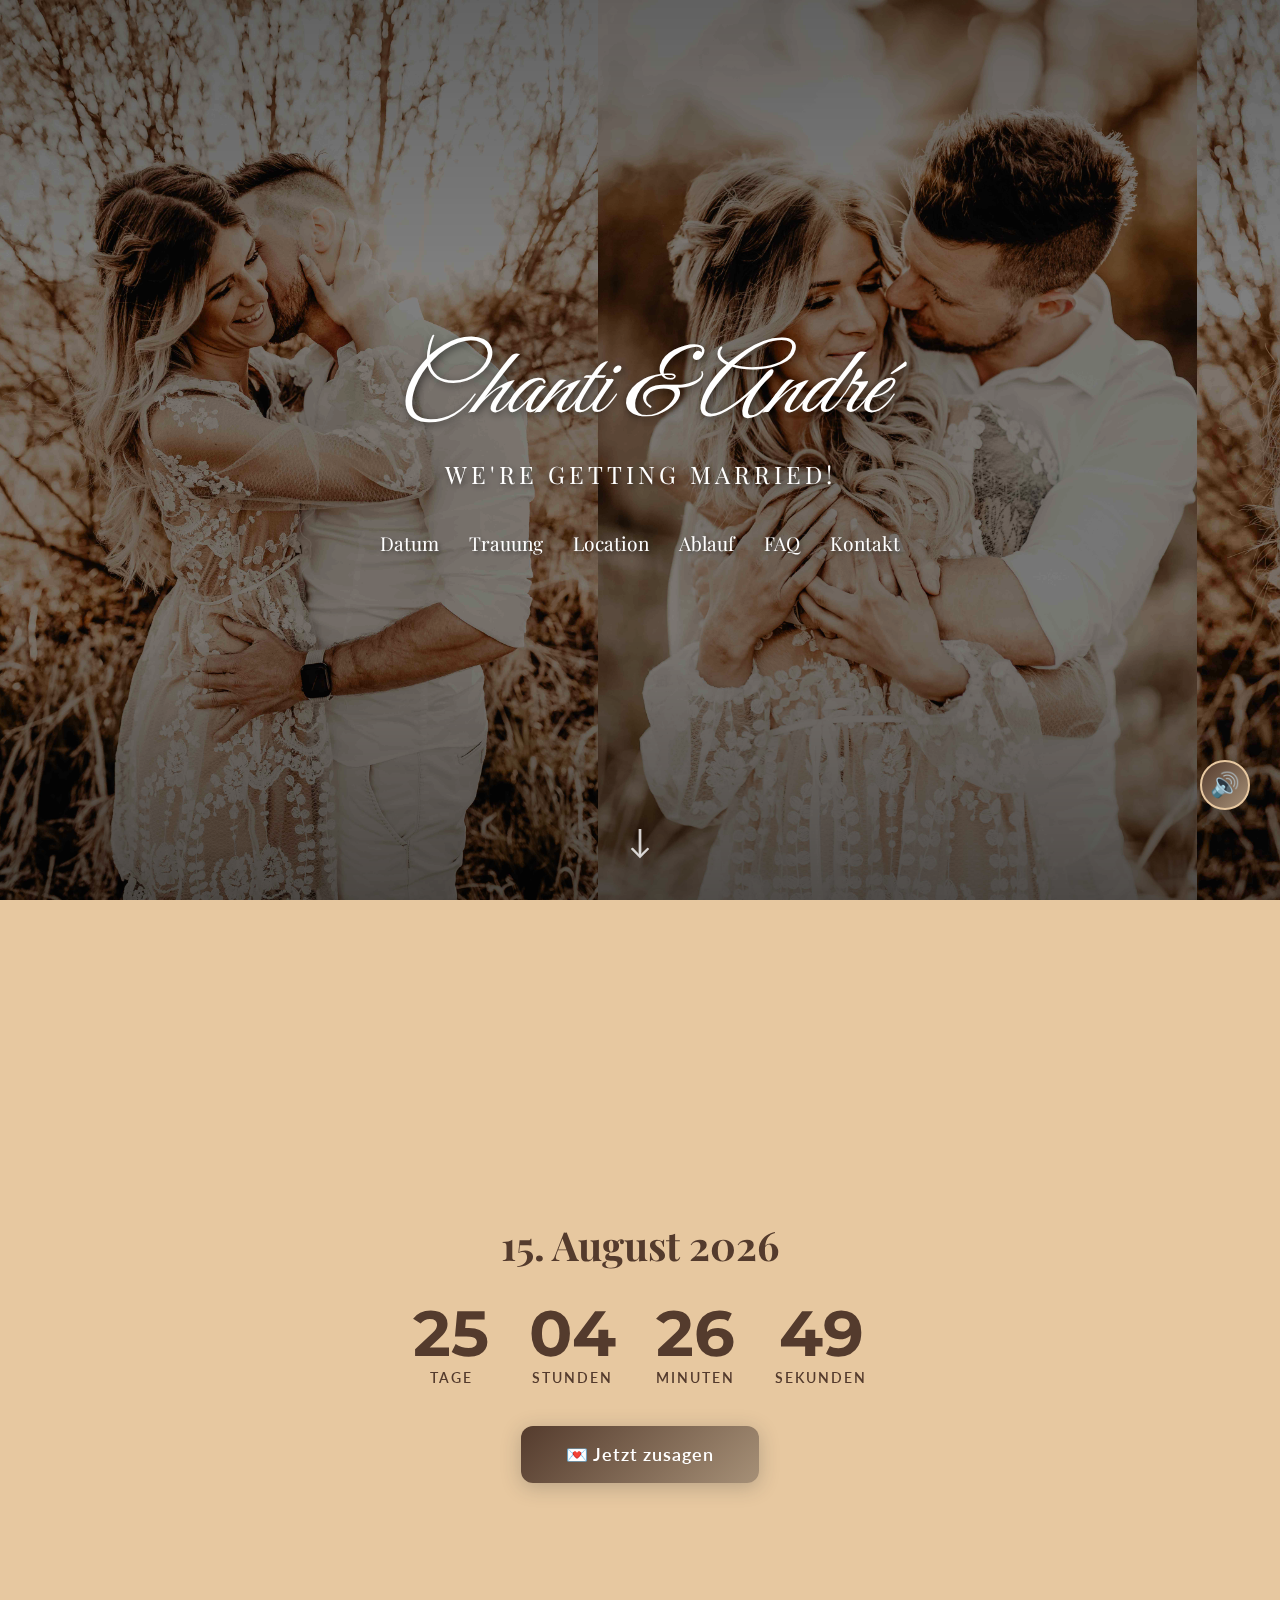
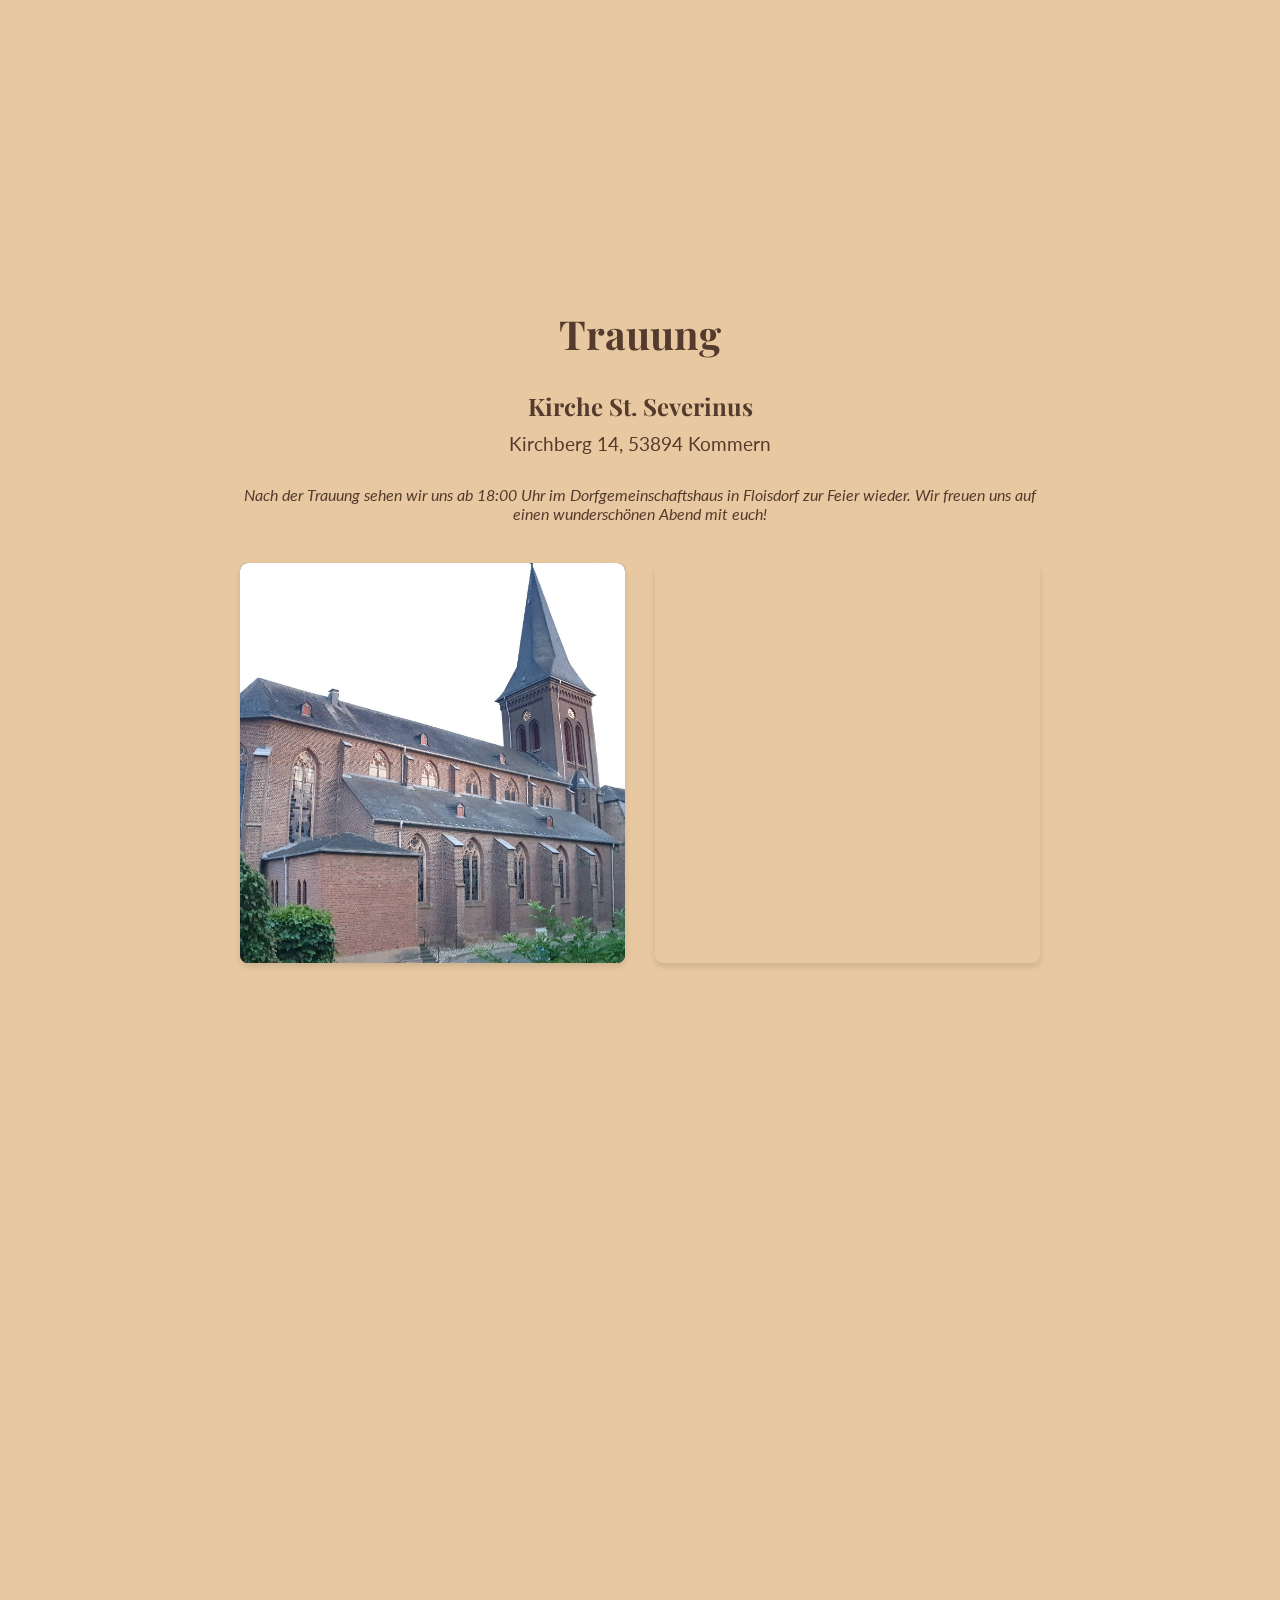
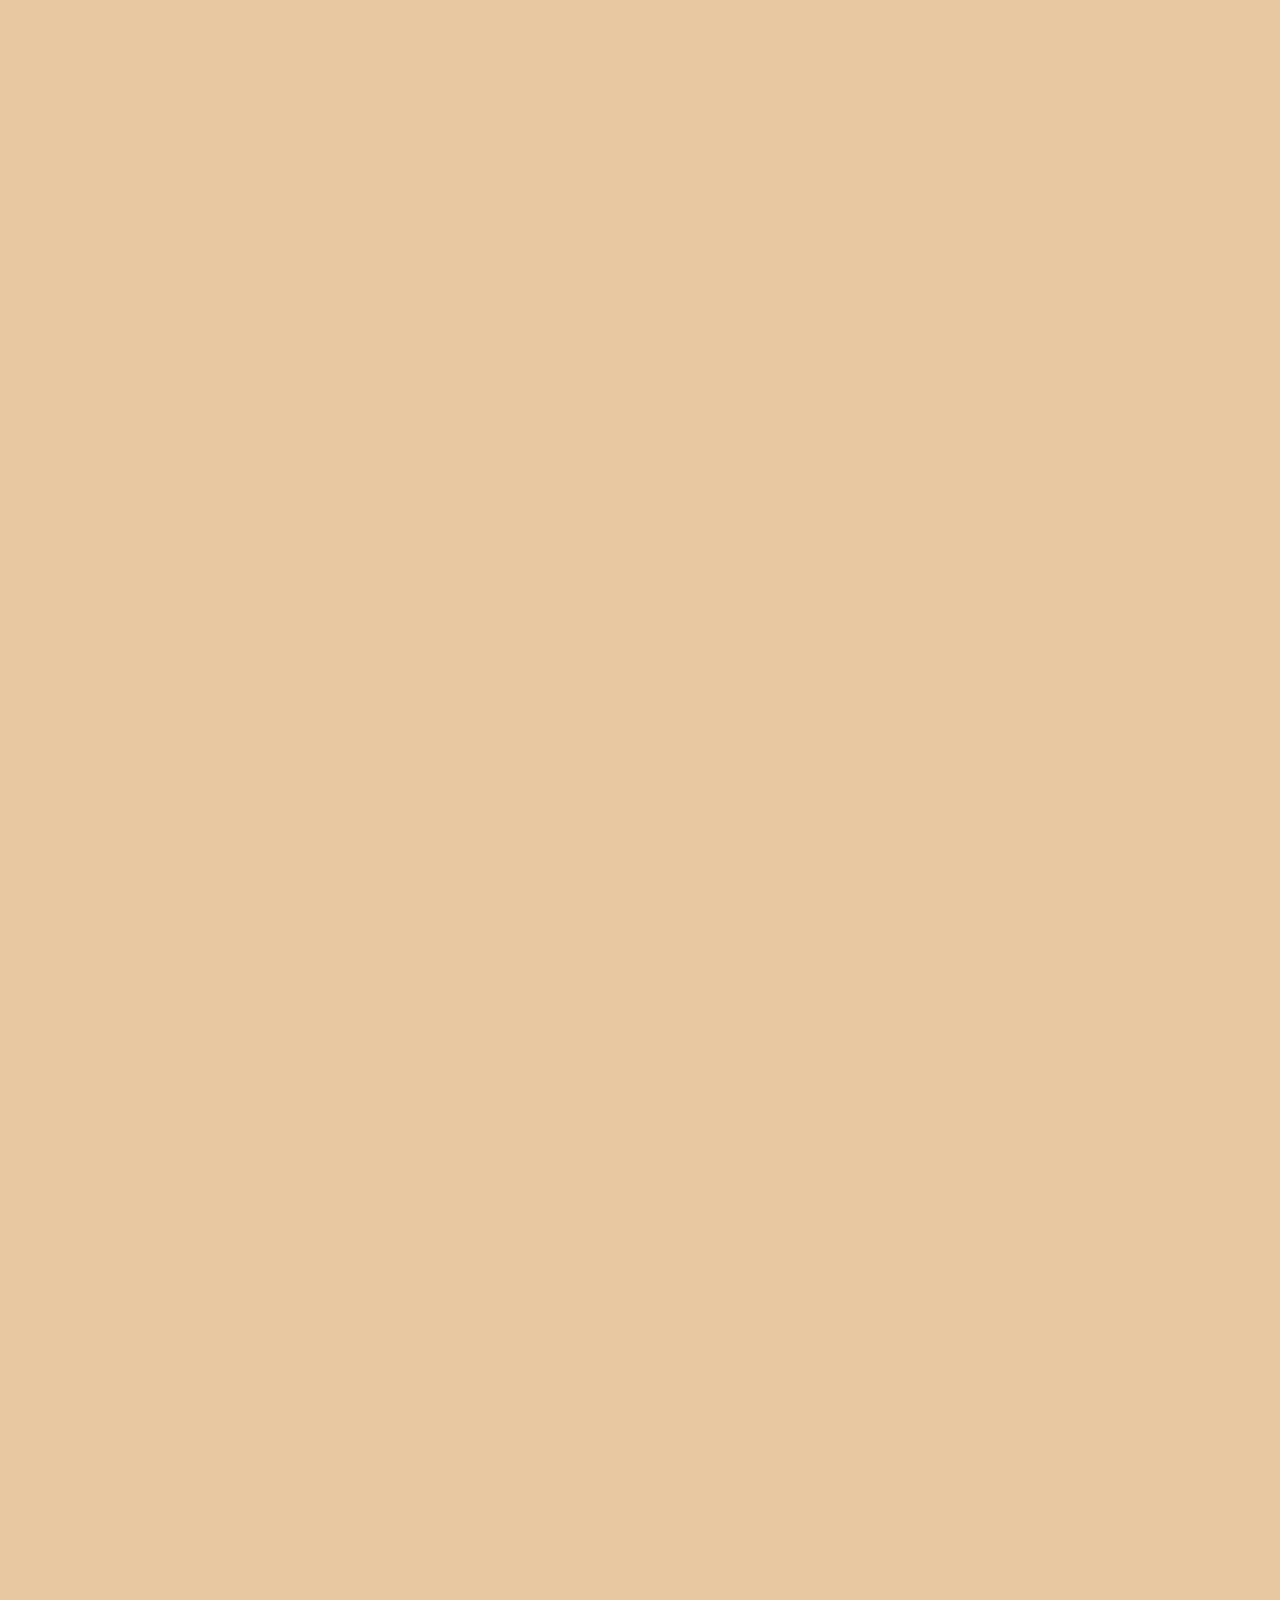
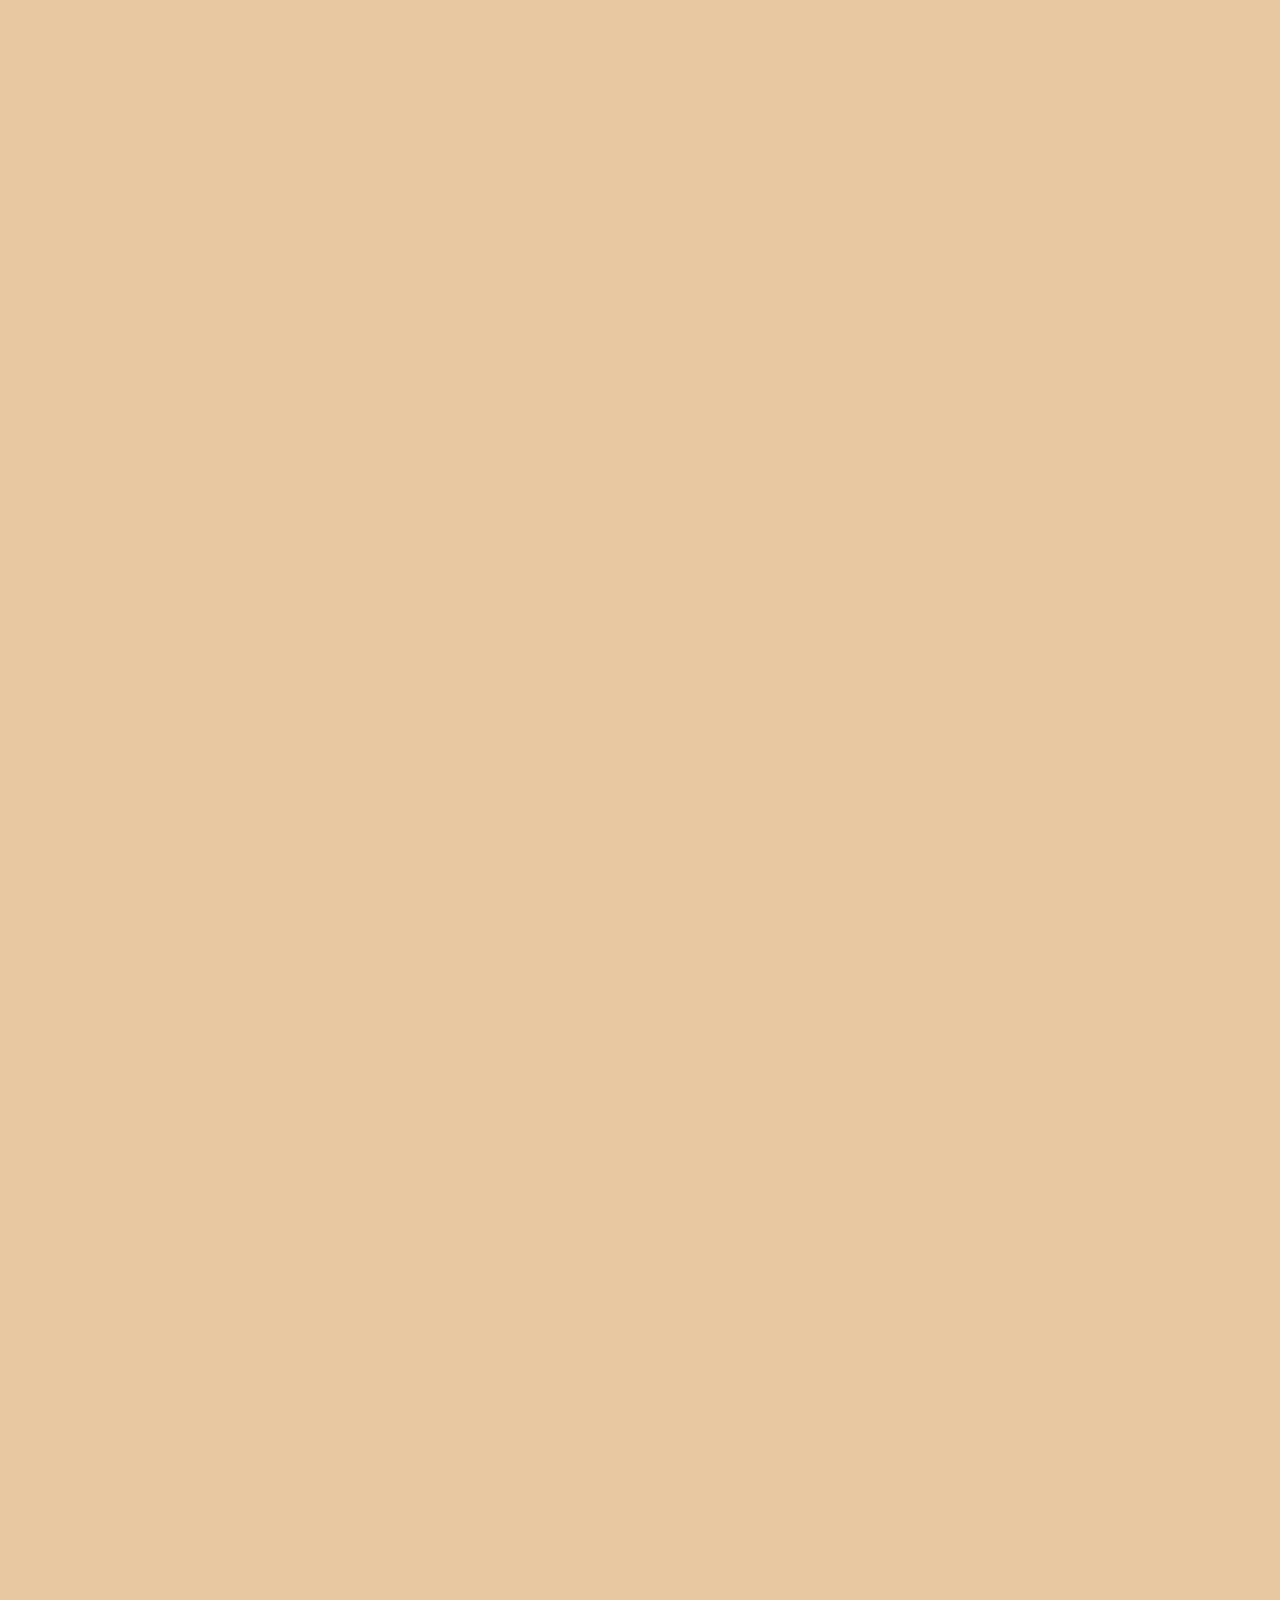
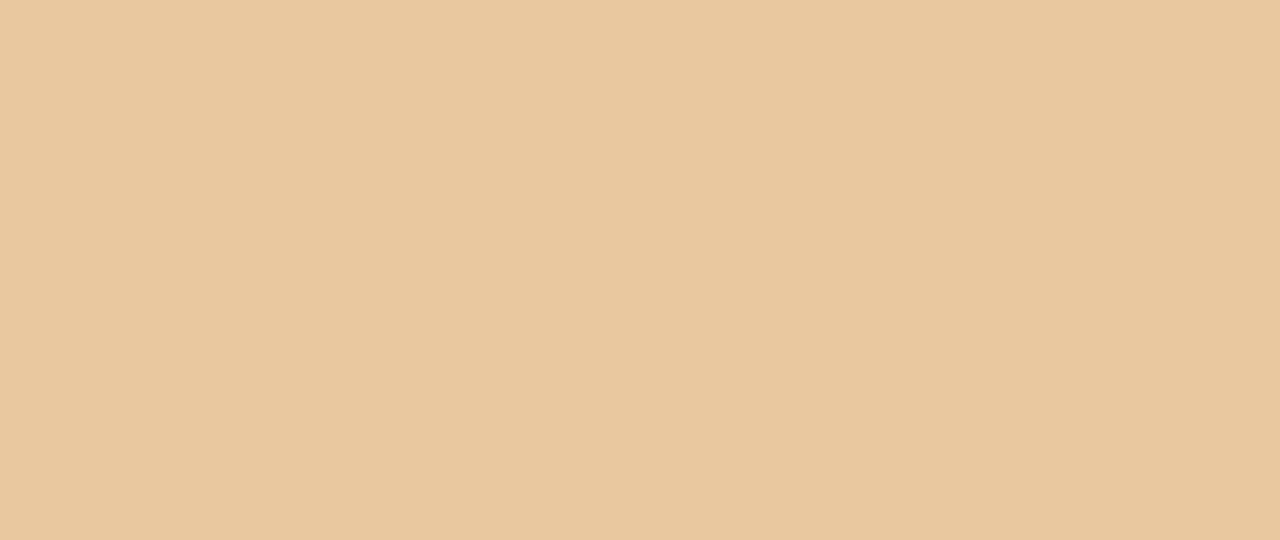
<file: hochzeitparty/index.html>
<!doctype html>
<html lang="de">
  <head>
    <meta charset="UTF-8" />
    <meta name="viewport" content="width=device-width, initial-scale=1.0" />
    <meta name="color-scheme" content="light only" />
    <meta
      name="description"
      content="Feiert mit uns unsere Hochzeit am 15. August 2026 im Dorfgemeinschaftshaus in Floisdorf. André & Chanti laden euch herzlich zu ihrer Trauung und Feier ein."
    />
    <meta
      name="keywords"
      content="Hochzeit, André Weber, Chanti Schmitz, Dorfgemeinschaftshaus Floisdorf, Floisdorf, 15. August 2026"
    />

    <!-- Open Graph / Facebook -->
    <meta property="og:type" content="website" />
    <meta
      property="og:url"
      content="https://derhelfen.github.io/Hochzeit.github.io/"
    />
    <meta property="og:title" content="Unsere Hochzeit – André & Chanti" />
    <meta
      property="og:description"
      content="Feiert mit uns am 15. August 2026 am Dorfgemeinschaftshaus Floisdorf in Floisdorf. Wir freuen uns auf euch!"
    />
    <meta
      property="og:image"
      content="https://derhelfen.github.io/Hochzeit.github.io/assets/bilder/wir/foto1.jpg"
    />

    <!-- Twitter -->
    <meta property="twitter:card" content="summary_large_image" />
    <meta
      property="twitter:url"
      content="https://derhelfen.github.io/Hochzeit.github.io/"
    />
    <meta property="twitter:title" content="Unsere Hochzeit – André & Chanti" />
    <meta
      property="twitter:description"
      content="Feiert mit uns am 15. August 2026 am Dorfgemeinschaftshaus Floisdorf in Floisdorf. Wir freuen uns auf euch!"
    />
    <meta
      property="twitter:image"
      content="https://derhelfen.github.io/Hochzeit.github.io/assets/bilder/wir/foto1.jpg"
    />

    <!-- Favicon -->
    <link
      rel="icon"
      type="image/svg+xml"
      href="data:image/svg+xml,<svg xmlns='http://www.w3.org/2000/svg' viewBox='0 0 100 100'><text y='0.9em' font-size='90'>💍</text></svg>"
    />

    <title>Unsere Hochzeit – André & Chanti</title>

    <!-- Preconnect to external domains for faster loading -->
    <link rel="preconnect" href="https://fonts.googleapis.com" />
    <link rel="preconnect" href="https://fonts.gstatic.com" crossorigin />
    <link rel="dns-prefetch" href="https://www.google.com" />

    <!-- Preload critical resources -->
    <link rel="preload" href="style.css" as="style" />
    <link rel="preload" href="assets/bilder/wir/foto1.jpg" as="image" />
    <link rel="preload" href="assets/bilder/wir/foto2.jpg" as="image" />

    <!-- Load fonts with font-display swap for better performance -->
    <link
      href="https://fonts.googleapis.com/css2?family=Playfair+Display:ital,wght@0,400;0,700;1,400&family=Lato:wght@300;400;700&family=Great+Vibes&family=Montserrat:wght@400;700&display=swap"
      rel="stylesheet"
    />
    <link rel="stylesheet" href="style.css" />
  </head>

  <body>
    <!-- Loading Spinner -->
    <div id="loading-screen" class="loading-screen">
      <div class="spinner">
        <div class="ring"></div>
        <div class="ring"></div>
        <div class="ring"></div>
        <p class="loading-text">André & Chanti</p>
      </div>
    </div>

    <!-- Background Music -->
    <audio id="bgMusic" loop autoplay>
      <source src="JustTheWayYouAre.webm" type="audio/webm" />
      Your browser does not support the audio element.
    </audio>
    <button
      id="musicToggle"
      class="music-toggle"
      aria-label="Toggle background music"
    >
      <span class="music-icon"></span>
    </button>

    <section class="hero-section">
      <div class="bg">
        <div class="slideshow">
          <img
            src="assets/bilder/wir/foto1.jpg"
            alt="Photo 1"
            loading="eager"
            decoding="async"
          />
          <img
            src="assets/bilder/wir/foto2.jpg"
            alt="Photo 2"
            loading="eager"
            decoding="async"
          />
          <img
            src="assets/bilder/wir/foto3.jpg"
            alt="Photo 3"
            loading="eager"
            decoding="async"
          />
          <img
            src="assets/bilder/wir/foto4.jpg"
            alt="Photo 4"
            loading="eager"
            decoding="async"
          />
          <img
            src="assets/bilder/wir/foto1.jpg"
            alt="Photo 1"
            loading="lazy"
            decoding="async"
          />
          <img
            src="assets/bilder/wir/foto2.jpg"
            alt="Photo 2"
            loading="lazy"
            decoding="async"
          />
          <img
            src="assets/bilder/wir/foto3.jpg"
            alt="Photo 3"
            loading="lazy"
            decoding="async"
          />
          <img
            src="assets/bilder/wir/foto4.jpg"
            alt="Photo 4"
            loading="lazy"
            decoding="async"
          />
        </div>
      </div>
      <div class="hero-overlay">
        <div class="hero-content">
          <h1>
            Chanti
            <span id="easterEggTrigger" style="cursor: pointer">&</span> André
          </h1>
          <p class="hero-subtitle">WE'RE GETTING MARRIED!</p>
          <nav class="nav-bar">
            <a href="#datum">Datum</a>
            <a href="#trauung">Trauung</a>
            <a href="#location">Location</a>
            <a href="#ablauf">Ablauf</a>
            <a href="#faq">FAQ</a>
            <a href="#kontakt">Kontakt</a>
          </nav>
        </div>
        <div class="scroll-indicator">
          <span>↓</span>
        </div>
      </div>
    </section>

    <section class="info-section" id="datum">
      <div class="info-content">
        <h2 style="font-size: 2.5rem; margin-bottom: 30px">15. August 2026</h2>
        <div id="countdown" class="countdown-container">
          <div class="countdown-box">
            <div class="countdown-number" id="days">00</div>
            <div class="countdown-label">TAGE</div>
          </div>
          <div class="countdown-box">
            <div class="countdown-number" id="hours">00</div>
            <div class="countdown-label">STUNDEN</div>
          </div>
          <div class="countdown-box">
            <div class="countdown-number" id="minutes">00</div>
            <div class="countdown-label">MINUTEN</div>
          </div>
          <div class="countdown-box">
            <div class="countdown-number" id="seconds">00</div>
            <div class="countdown-label">SEKUNDEN</div>
          </div>
        </div>
        <a href="rsvp/rsvp.html" class="rsvp-cta-btn">💌 Jetzt zusagen</a>
      </div>
    </section>

<section class="info-section" id="trauung">
      <div class="info-content">
        <h2 style="font-size: 2.5rem; margin-bottom: 30px">Trauung</h2>
        <h2 style="margin-bottom: 10px">Kirche St. Severinus</h2>
        <p style="font-size: 1.2rem; margin-bottom: 30px">
          Kirchberg 14, 53894 Kommern
        </p>
        <p style="font-size: 1rem; font-style: italic; margin-bottom: 40px">
          Nach der Trauung sehen wir uns ab 18:00 Uhr im Dorfgemeinschaftshaus in Floisdorf zur Feier wieder. Wir freuen uns auf einen wunderschönen Abend mit euch!
        </p>

        <div class="location-container">
          <div class="location-gallery">
            <!-- <button
              class="gallery-arrow gallery-arrow-left"
              onclick="changeImage(-1)"
            >
              &#10094;
            </button> -->
            <img
              id="galleryImage"
              src="assets/bilder/Kirche.jpg"
              alt="Dorfgemeinschaftshaus Floisdorf"
              loading="lazy"
              decoding="async"
            />
            <!-- <button
              class="gallery-arrow gallery-arrow-right"
              onclick="changeImage(1)"
            >
              &#10095;
            </button> -->
          </div>

          <div class="location-map">
            <iframe
              src="https://www.google.com/maps/embed?pb=!1m18!1m12!1m3!1d2531.742078306539!2d6.647110892711326!3d50.61333000769805!2m3!1f0!2f0!3f0!3m2!1i1024!2i768!4f13.1!3m3!1m2!1s0x47bf0cfd95e16a21%3A0x6c4dfcb474e5b4de!2sSt.%20Severinus!5e0!3m2!1sde!2sde!4v1771174820133!5m2!1sde!2sde"
              width="100%"
              height="100%"
              style="border: 0"
              allowfullscreen=""
              loading="lazy"
              referrerpolicy="no-referrer-when-downgrade"
            >
            </iframe>
          </div>
        </div>
      </div>
    </section>

    <section class="info-section" id="location">
      <div class="info-content">
        <h2 style="font-size: 2.5rem; margin-bottom: 30px">Party Location</h2>
        <h2 style="margin-bottom: 10px">Dorfgemeinschaftshaus Floisdorf</h2>
        <p style="font-size: 1.2rem; margin-bottom: 30px">
          Schulstrasse, 59368 Floisdorf
        </p>
        <p style="font-size: 1rem; font-style: italic; margin-bottom: 40px">
          Wir feiern im Dorfgemeinschaftshaus in Floisdorf, einem wunderschönen
          Veranstaltungsort mit viel Platz zum Tanzen und Feiern. Wir freuen uns auf eine
          unvergessliche Feier mit euch!
        </p>

        <div class="location-container">
          <div class="location-gallery">
            <!-- <button
              class="gallery-arrow gallery-arrow-left"
              onclick="changeImage(-1)"
            >
              &#10094;
            </button> -->
            <img
              id="galleryImage"
              src="assets/bilder/Floisdorf.jpg"
              alt="Dorfgemeinschaftshaus Floisdorf"
              loading="lazy"
              decoding="async"
            />
            <!-- <button
              class="gallery-arrow gallery-arrow-right"
              onclick="changeImage(1)"
            >
              &#10095;
            </button> -->
          </div>

          <div class="location-map">
            <iframe
              src="https://www.google.com/maps/embed?pb=!1m18!1m12!1m3!1d2530.496731884457!2d6.607557492769292!3d50.63646529847422!2m3!1f0!2f0!3f0!3m2!1i1024!2i768!4f13.1!3m3!1m2!1s0x47bf0d35767fab77%3A0x24924a0aef74c3de!2sDorfgemeinschaftshaus%20Floisdorf!5e0!3m2!1sde!2sde!4v1771174926749!5m2!1sde!2sde"
              width="100%"
              height="100%"
              style="border: 0"
              allowfullscreen=""
              loading="lazy"
              referrerpolicy="no-referrer-when-downgrade"
            >
            </iframe>
          </div>
        </div>
      </div>
    </section>

    <section class="info-section" id="ablauf">
      <div class="info-content">
        <h2 style="font-size: 2.5rem; margin-bottom: 20px">Ablauf des Tages</h2>
        <p style="font-size: 1.1rem; margin-bottom: 40px; font-style: italic">
          Freut euch auf einen unvergesslichen Tag voller schöner Momente!
        </p>
        <div class="timeline">
          <!-- Item 1: Left -->
          <div class="timeline-item timeline-left timeline-first">
            <div class="timeline-content">
              <span class="schedule-time">13:45</span>
              <span class="schedule-title">Ankunft in Kommern</span>
            </div>
            <div class="timeline-center">
              <img
                src="assets/bilder/ablauf/ankunft-removebg-preview.png"
                alt="Ankunft"
                class="timeline-icon"
                loading="lazy"
              />
              <div class="timeline-line"></div>
            </div>
            <div class="timeline-spacer"></div>
          </div>

          <!-- Item 2: Right+ -->
          <div class="timeline-item timeline-right">
            <div class="timeline-spacer"></div>
            <div class="timeline-center">
              <div class="timeline-line"></div>
              <img
                src="assets/bilder/ablauf/trauung-removebg-preview.png"
                alt="Freie Trauung"
                class="timeline-icon"
                loading="lazy"
              />
              <div class="timeline-line"></div>
            </div>
            <div class="timeline-content">
              <span class="schedule-time">14:00</span>
              <span class="schedule-title">Trauung</span>
            </div>
          </div>

          <!-- Item 3: Left -->
          <div class="timeline-item timeline-left">
            <div class="timeline-content">
              <span class="schedule-time">18:00</span>
              <span class="schedule-title">It's Partytime in Floisdorf</span>
            </div>
            <div class="timeline-center">
              <div class="timeline-line"></div>
              <img
                src="assets/bilder/ablauf/sektempfang-removebg-preview.png"
                alt="Sektempfang"
                class="timeline-icon"
                loading="lazy"
              />
              <div class="timeline-line"></div>
            </div>
            <div class="timeline-spacer"></div>
          </div>

          <!-- Item 4: Right -->
          <div class="timeline-item timeline-right">
            <div class="timeline-content">
              <span class="schedule-time">19:00</span>
              <span class="schedule-title">Foodtruck is coming</span>
            </div>
            <div class="timeline-center">
              <div class="timeline-line"></div>
              <img
                src="assets/bilder/ablauf/Truck.png"
                alt="Essen"
                class="timeline-icon"
                loading="lazy"
              />
              <div class="timeline-line"></div>
            </div>
            <div class="timeline-spacer"></div>
          </div>

          <!-- Item 5: Left -->
          <div class="timeline-item timeline-left timeline-last">
            <div class="timeline-content">
              <span class="schedule-time">bis 4:00</span>
              <span class="schedule-title">Party</span>
            </div>
            <div class="timeline-center">
              <div class="timeline-line"></div>
              <img
                src="assets/bilder/ablauf/party-removebg-preview.png"
                alt="Party"
                class="timeline-icon"
                loading="lazy"
              />
            </div>
            <div class="timeline-spacer"></div>
          </div>
        </div>
      </div>
    </section>

    <section class="info-section" id="faq">
      <div class="info-content">
        <h2 style="font-size: 2.5rem; margin-bottom: 20px">
          Häufig gestellte Fragen
        </h2>
        <p style="font-size: 1.1rem; margin-bottom: 40px; font-style: italic">
          Hier findet ihr Antworten auf die wichtigsten Fragen zu unserem großen
          Tag.
        </p>
        <div class="faq-container">
          <div class="faq-item">
            <div class="faq-question">Was können wir euch schenken?</div>
            <div class="faq-answer">
                Über einen kleinen finanziellen Beitrag
                zu unserem Abenteuer "Verheiratet sein" würden wir uns riesig
                freuen! Gemeinsam bauen wir uns unser Traumleben auf – und da
                hilft jede noch so kleine Unterstützung! 💑✨
            </div>
          </div>
          <!-- <div class="faq-item">
            <div class="faq-question">Welche Musik wird gespielt?</div>
            <div class="faq-answer">
              Unser DJ wird für gute Stimmung sorgen! Damit nicht nur unsere
              Lieblingslieder laufen, würden wir uns freuen, eure Musikwünsche
              zu erfahren.
              <a href="playlist/playlist.html" class="playlist-link"
                >Hier könnt ihr eure Songwünsche einreichen! 🎵</a
              >
            </div>
          </div> -->
          <!-- <div class="faq-item">
            <div class="faq-question">
              Kann ich meinen Partner / meine Partnerin mitbringen?
            </div>
            <div class="faq-answer">
              Selbstverständlich sind alle Partner und Partnerinnen herzlich
              willkommen! Falls ihr bis zur Hochzeit jemanden kennenlernt, gebt
              uns einfach kurz Bescheid – wir freuen uns, auch euren neuen
              Partner oder eure neue Partnerin bei uns begrüßen zu dürfen.
            </div>
          </div>
           <div class="faq-item">
            <div class="faq-question">
              Kann ich meinen Partner / meine Partnerin mitbringen?
            </div>
            <div class="faq-answer">
              Selbstverständlich sind alle Partner und Partnerinnen herzlich
              willkommen! Falls ihr bis zur Hochzeit jemanden kennenlernt, gebt
              uns einfach kurz Bescheid – wir freuen uns, auch euren neuen
              Partner oder eure neue Partnerin bei uns begrüßen zu dürfen.
            </div>
          </div> -->
          <div class="faq-item">
            <div class="faq-question">Kann ich meine Kinder mitbringen?</div>
            <div class="faq-answer">
              Natürlich! Wir freuen uns über eure Kinder. Unsere Location bietet viel Platz und einen eigenen Spielplatz für die kleinen. Meldet sie bitte ebenfalls über das Formular an. 
            </div>
          </div>
          <!-- <div class="faq-item">
            <div class="faq-question">Gibt es einen Dresscode?</div>
            <div class="faq-answer">
              Wir würden uns freuen, wenn ihr euch für unseren besonderen Tag
              schick kleidet. Pastelfarbene Akzente sind herzlich willkommen und
              passen wunderbar zu unserer Frühlingshochzeit!
            </div>
          </div>
          <div class="faq-item">
            <div class="faq-question">
              Gibt es vegetarische und vegane Optionen beim Essen?
            </div>
            <div class="faq-answer">
              Wir haben vegetarische Optionen für euch. Bitte teilt uns bei der
              Rückmeldung mit, falls wir eine vegane Option organisieren sollen.
            </div>
          </div> -->
          <div class="faq-item">
            <div class="faq-question">
              Gibt es Übernachtungsmöglichkeiten vor Ort?
            </div>
            <div class="faq-answer">
              Es gibt verschiede Möglichkeiten vor Ort oder in der Nähe der
              Location eine Hotelreservierung vorzunehmen. Falls ihr Interesse
              habt, gebt uns Bescheid und wir helfen euch gerne weiter!
            </div>
          </div>
        </div>
      </div>
    </section>

    <section class="info-section" id="kontakt">
      <div class="info-content">
        <h2 style="font-size: 2.5rem; margin-bottom: 20px">Kontakt</h2>
        <p style="font-size: 1.1rem; margin-bottom: 40px; font-style: italic">
          Bei Fragen stehen wir und unsere Trauzeugen euch gerne zur Verfügung!
        </p>

        <div class="contact-section">
          <div class="contact-group">
            <h4 class="contact-subheading">Brautpaar</h4>
            <p class="contact-name">Chantal Schmitz</p>
            <p class="contact-phone">
              <a href="tel:+491733212775">0173 3212 775</a>
            </p>
            <p class="contact-name" style="margin-top: 15px">André Weber</p>
            <p class="contact-phone">
              <a href="tel:+491727380256">0172 7380 256</a>
            </p>
          </div>

          <div class="contact-group">
            <h4 class="contact-subheading">Unsere Trauzeugen</h4>
            <p class="contact-name">Chanette Theologidis</p>
            <p class="contact-phone">
              <a href="tel:+4915150047707">0151 5004 7707</a>
            </p>
            <p class="contact-name">Michael Erken</p>
            <p class="contact-phone">
              <a href="tel:+4917622605882">0176 2260 5882</a>
            </p>
          </div>
        </div>
      </div>
    </section>

    <!-- Scroll to Top Button -->
    <button
      id="scrollToTop"
      class="scroll-to-top"
      aria-label="Zurück nach oben"
    >
      <svg
        width="24"
        height="24"
        viewBox="0 0 24 24"
        fill="none"
        stroke="currentColor"
        stroke-width="2"
      >
        <path d="M18 15l-6-6-6 6" />
      </svg>
    </button>

    <script src="script.js" defer></script>
  </body>
</html>
</file>
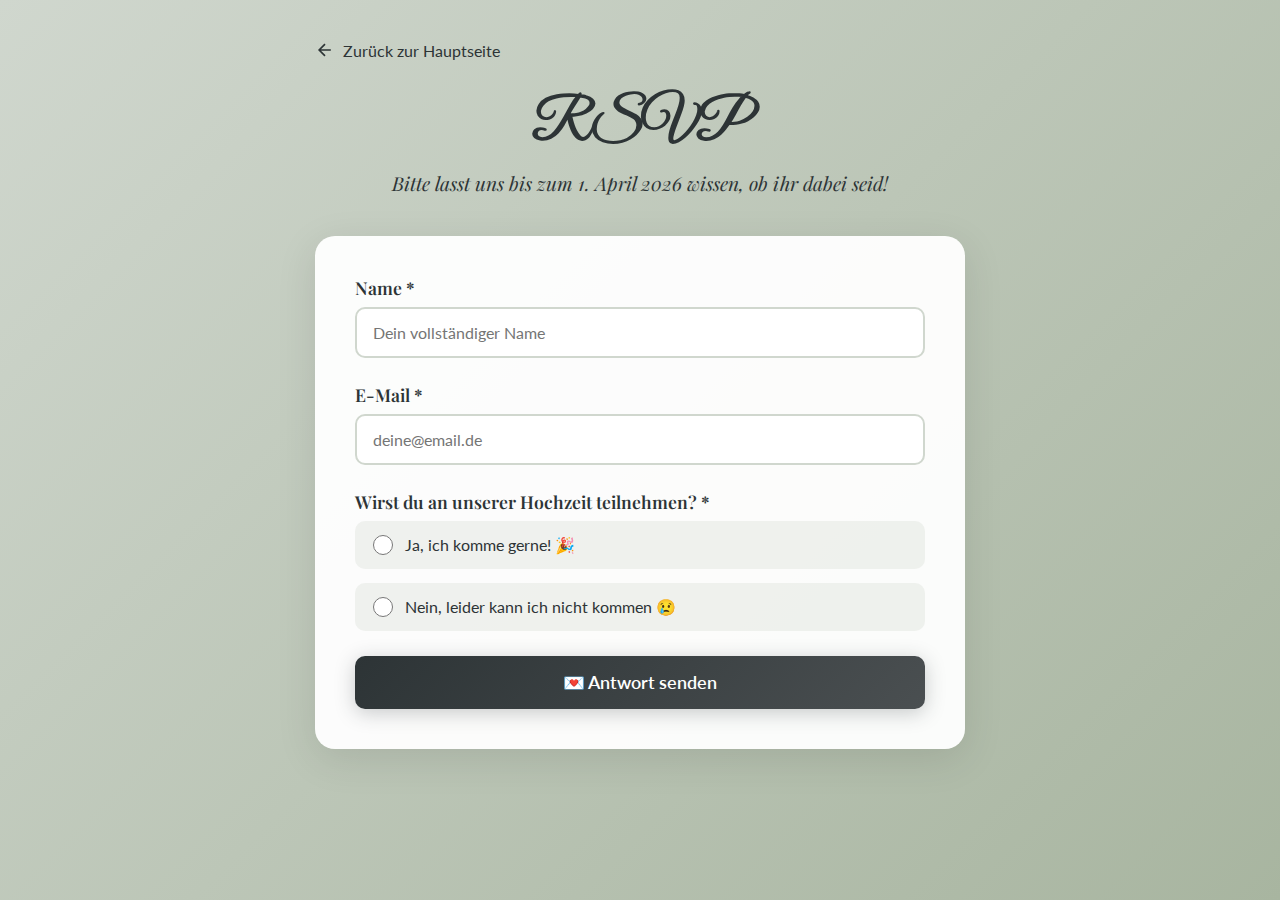
<file: hochzeit/rsvp/rsvp.html>
<!doctype html>
<html lang="de">
  <head>
    <meta charset="UTF-8" />
    <meta name="viewport" content="width=device-width, initial-scale=1.0" />
    <meta name="color-scheme" content="light only" />
    <title>Rückmeldung - André & Chantal</title>
    <link rel="preconnect" href="https://fonts.googleapis.com" />
    <link rel="preconnect" href="https://fonts.gstatic.com" crossorigin />
    <link
      href="https://fonts.googleapis.com/css2?family=Great+Vibes&family=Playfair+Display:wght@400;600;700&family=Lato:wght@300;400;700&family=Montserrat:wght@400;700&display=swap"
      rel="stylesheet"
    />
    <link
      rel="icon"
      type="image/svg+xml"
      href="data:image/svg+xml,<svg xmlns='http://www.w3.org/2000/svg' viewBox='0 0 100 100'><text y='0.9em' font-size='90'>💍</text></svg>"
    />
    <link rel="stylesheet" href="rsvp.css" />
  </head>
  <body>
    <div class="rsvp-page-container">
      <a href="../index.html" class="back-link">
        <svg
          viewBox="0 0 24 24"
          fill="none"
          stroke="currentColor"
          stroke-width="2"
        >
          <path d="M19 12H5M12 19l-7-7 7-7" />
        </svg>
        Zurück zur Hauptseite
      </a>

      <div class="page-header">
        <h1>RSVP</h1>
        <p>Bitte lasst uns bis zum 1. April 2026 wissen, ob ihr dabei seid!</p>
      </div>

      <div class="rsvp-card">
        <form id="rsvpForm">
          <div class="form-group">
            <label for="name" class="form-label">Name *</label>
            <input
              type="text"
              id="name"
              name="entry.1799783415"
              required
              class="form-input"
              placeholder="Dein vollständiger Name"
            />
          </div>

          <div class="form-group">
            <label for="email" class="form-label">E-Mail *</label>
            <input
              type="email"
              id="email"
              name="entry.1928531054"
              required
              class="form-input"
              placeholder="deine@email.de"
            />
          </div>

          <div class="form-group">
            <label class="form-label"
              >Wirst du an unserer Hochzeit teilnehmen? *</label
            >
            <div class="radio-group">
              <label class="radio-label">
                <input
                  type="radio"
                  name="entry.754892114"
                  value="Ja"
                  required
                />
                <span class="radio-text">Ja, ich komme gerne! 🎉</span>
              </label>
              <label class="radio-label">
                <input type="radio" name="entry.754892114" value="Nein" />
                <span class="radio-text"
                  >Nein, leider kann ich nicht kommen 😢</span
                >
              </label>
            </div>
          </div>

          <div class="form-group" id="guestCountGroup" style="display: none">
            <label for="guestCount" class="form-label"
              >Anzahl der Gäste (inkl. dir)</label
            >
            <select id="guestCount" name="entry.925708866" class="form-select">
              <option value="1">1 Person</option>
              <option value="2">2 Personen</option>
              <option value="3">3 Personen</option>
              <option value="4">4 Personen</option>
              <option value="5+">5+ Personen</option>
            </select>
          </div>
          <button type="submit" class="rsvp-submit-btn" id="submitBtn">
            <span class="btn-text">💌 Antwort senden</span>
            <span class="btn-loading" style="display: none"
              >Wird gesendet...</span
            >
          </button>
        </form>

        <!-- Success message for YES -->
        <div id="rsvpSuccessYes" class="rsvp-success" style="display: none">
          <span class="success-icon">💍</span>
          <h3>Vielen Dank!</h3>
          <p>
            Wir haben deine Zusage erhalten und freuen uns riesig darauf, diesen
            besonderen Tag mit dir zu feiern!
          </p>
          <div class="success-buttons">
            <button class="calendar-btn" onclick="downloadCalendarEvent()">
              <svg
                viewBox="0 0 24 24"
                fill="none"
                stroke="currentColor"
                stroke-width="2"
              >
                <rect x="3" y="4" width="18" height="18" rx="2" ry="2" />
                <line x1="16" y1="2" x2="16" y2="6" />
                <line x1="8" y1="2" x2="8" y2="6" />
                <line x1="3" y1="10" x2="21" y2="10" />
              </svg>
              Zum Kalender hinzufügen
            </button>
            <button class="rsvp-reset-btn" onclick="resetForm()">
              Neue Antwort senden
            </button>
            <a href="../index.html" class="home-btn">Zurück zur Hauptseite</a>
          </div>
        </div>

        <!-- Success message for NO -->
        <div id="rsvpSuccessNo" class="rsvp-success" style="display: none">
          <span class="success-icon">💔</span>
          <h3>Schade!</h3>
          <p>
            Wir werden dich vermissen! Danke, dass du uns Bescheid gegeben hast.
          </p>
          <div class="success-buttons">
            <button class="rsvp-reset-btn" onclick="resetForm()">
              Doch dabei? Antwort ändern
            </button>
            <a href="../index.html" class="home-btn">Zurück zur Hauptseite</a>
          </div>
        </div>
      </div>
    </div>

    <script src="rsvp.js"></script>
  </body>
</html>
</file>
<file: hochzeitparty/style.css>
* {
  margin: 0;
  padding: 0;
  box-sizing: border-box;
}

/* ===========================================
   COLOR PALETTE - Change accent colors here!
   =========================================== */
:root {
  /* Primary Accent Color (dark gray) */
  --accent-primary: #543b2d;
  --accent-primary-hover: #efebdc;
  --accent-primary-light: #a69077;

  /* Background Colors (sage green) */
  --bg-primary: #e7c8a0;
  --bg-secondary: #d07a558c;
   --bg-gradient: linear-gradient(
    135deg,
    var(--bg-primary) 0%,
    var(--bg-secondary) 100%
  );

  /* Text Colors */
  --text-dark: #674f2d;
  --text-light: #ffffff;
  --text-muted: #666666;

  /* Shadows & Overlays */
  --shadow-accent: rgba(45, 52, 54, 0.25);
  --shadow-accent-hover: rgba(45, 52, 54, 0.35);
}

/* Force light mode colors regardless of system preference */
html {
  color-scheme: light only;
  scroll-behavior: smooth;
}

body {
  font-family: "Lato", sans-serif;
  overflow-x: hidden;
  overflow-y: auto;
}

/* Music Toggle Button */
.music-toggle {
  position: fixed;
  bottom: 90px;
  right: 30px;
  width: 50px;
  height: 50px;
  border-radius: 50%;
  background: linear-gradient(
    135deg,
    var(--accent-primary) 0%,
    var(--accent-primary-light) 100%
  );
  border: 2px solid var(--bg-primary);
  cursor: pointer;
  display: flex;
  align-items: center;
  justify-content: center;
  font-size: 28px;
  z-index: 1000;
  transition: all 0.3s ease;
  box-shadow: 0 4px 20px var(--shadow-accent);
  overflow: hidden;
}

.music-toggle::before {
  content: "";
  position: absolute;
  top: 0;
  left: -100%;
  width: 100%;
  height: 100%;
  background: linear-gradient(
    90deg,
    transparent,
    rgba(255, 255, 255, 0.2),
    transparent
  );
  transition: left 0.5s ease;
  border-radius: 50%;
}

.music-toggle:hover::before {
  left: 100%;
}

.music-toggle:hover {
  transform: translateY(-3px);
  box-shadow: 0 8px 30px var(--shadow-accent-hover);
}

.music-toggle:active {
  transform: translateY(-1px);
}

.music-icon {
  font-size: 24px;
  line-height: 1;
}

.music-toggle.playing .music-icon::after {
  content: "🔊";
}

.music-toggle:not(.playing) .music-icon::after {
  content: "🔇";
}

/* Loading Screen */
.loading-screen {
  position: fixed;
  top: 0;
  left: 0;
  width: 100%;
  height: 100%;
  background: linear-gradient(
    135deg,
    var(--bg-primary) 0%,
    var(--bg-secondary) 100%
  );
  display: flex;
  justify-content: center;
  align-items: center;
  z-index: 9999;
  opacity: 1;
  transition:
    opacity 0.5s ease-out,
    visibility 0.5s ease-out;
}

.loading-screen.fade-out {
  opacity: 0;
  visibility: hidden;
}

.spinner {
  position: relative;
  width: 150px;
  height: 150px;
  display: flex;
  justify-content: center;
  align-items: center;
}

.ring {
  position: absolute;
  width: 100%;
  height: 100%;
  border: 3px solid transparent;
  border-top-color: var(--accent-primary);
  border-radius: 50%;
  animation: spin 1.5s cubic-bezier(0.68, -0.55, 0.265, 1.55) infinite;
}

.ring:nth-child(2) {
  width: 80%;
  height: 80%;
  border-top-color: #543b2d;
  animation-duration: 2s;
  animation-delay: -0.5s;
}

.ring:nth-child(3) {
  width: 60%;
  height: 60%;
  border-top-color: #543b2d;
  animation-duration: 2.5s;
  animation-delay: -1s;
}

@keyframes spin {
  0% {
    transform: rotate(0deg);
  }
  100% {
    transform: rotate(360deg);
  }
}

.loading-text {
  font-family: "Great Vibes", cursive;
  font-size: 2rem;
  color: var(--accent-primary);
  position: absolute;
  text-align: center;
  animation: pulse 2s ease-in-out infinite;
}

@keyframes pulse {
  0%,
  100% {
    opacity: 1;
  }
  50% {
    opacity: 0.6;
  }
}

/* Hintergrund */
.bg {
  position: absolute;
  top: 0;
  left: 0;
  width: 100%;
  height: 100%;
  overflow: hidden;
  z-index: -1;
  background: #1a1a1a;
}

.slideshow {
  display: flex;
  height: 100%;
  animation: scroll 30s linear infinite;
  gap: 0;
  will-change: transform;
  transform: translateZ(0);
  backface-visibility: hidden;
  perspective: 1000px;
  margin: 0;
  padding: 0;
}

.slideshow img {
  width: auto;
  height: 100%;
  object-fit: cover;
  object-position: center;
  filter: brightness(70%);
  display: block;
  flex-shrink: 0;
  backface-visibility: hidden;
  transform: translateZ(0);
  image-rendering: -webkit-optimize-contrast;
  image-rendering: crisp-edges;
  margin: 0;
  padding: 0;
  margin-left: -1px; /* Overlap to prevent gaps */
}

@keyframes scroll {
  0% {
    transform: translateX(0);
  }
  100% {
    transform: translateX(-100%);
  }
}

/* Hero Section Styles */
.hero-section {
  position: relative;
  height: 100vh;
  overflow: hidden;
  z-index: 0;
}

.hero-overlay {
  position: absolute;
  top: 0;
  left: 0;
  width: 100%;
  height: 100%;
  display: flex;
  flex-direction: column;
  justify-content: center;
  align-items: center;
  z-index: 10;
  background: linear-gradient(
    to bottom,
    rgba(0, 0, 0, 0.3) 0%,
    rgba(0, 0, 0, 0.1) 30%,
    rgba(0, 0, 0, 0.1) 70%,
    rgba(0, 0, 0, 0.4) 100%
  );
}

.hero-content {
  text-align: center;
  padding: 20px;
}

.hero-content h1 {
  color: white;
  text-shadow: 2px 2px 8px rgba(0, 0, 0, 0.6);
  margin-bottom: 20px;
  font-family: "Great Vibes", cursive;
  font-weight: 400;
  font-size: 6rem;
  line-height: 1;
}

.hero-subtitle {
  color: white;
  font-family: "Playfair Display", serif;
  font-size: 1.5rem;
  letter-spacing: 4px;
  text-shadow: 2px 2px 6px rgba(0, 0, 0, 0.5);
  margin-bottom: 40px;
  text-transform: uppercase;
}

.hero-content .nav-bar {
  margin-top: 30px;
}

.hero-content .nav-bar a {
  color: white;
  text-shadow: 2px 2px 4px rgba(0, 0, 0, 0.5);
}

.scroll-indicator {
  position: absolute;
  bottom: 40px;
  left: 50%;
  transform: translateX(-50%);
  color: white;
  font-size: 2rem;
  animation: bounce-arrow 2s ease-in-out infinite;
  opacity: 0.8;
}

@keyframes bounce-arrow {
  0%,
  100% {
    transform: translateX(-50%) translateY(0);
  }
  50% {
    transform: translateX(-50%) translateY(10px);
  }
}

/* Remove old top-section styles - now integrated into hero */
.top-section {
  display: none;
}

/* Info Section Styles */
.info-section {
  background: var(--bg-primary);
  padding: 80px 20px;
  color: var(--accent-primary);
  min-height: 100vh;
  position: relative;
  overflow: hidden;
  z-index: 1;
  display: flex;
  align-items: center;
  justify-content: center;
  content-visibility: auto;
  contain-intrinsic-size: auto 100vh;
}

.info-content {
  max-width: 800px;
  margin: 0 auto;
  text-align: center;
}

/* Countdown Styles */
.countdown-container {
  display: flex;
  justify-content: center;
  gap: 40px;
  flex-wrap: wrap;
}

.countdown-box {
  display: flex;
  flex-direction: column;
  align-items: center;
  gap: 5px;
}

.countdown-number {
  font-size: 4rem;
  font-weight: 700;
  color: var(--accent-primary);
  font-family: "Montserrat", sans-serif;
  line-height: 1;
}

.countdown-label {
  font-size: 0.85rem;
  font-weight: 600;
  color: var(--accent-primary);
  letter-spacing: 2px;
  text-transform: uppercase;
  font-family: "Lato", sans-serif;
}

/* RSVP CTA Button */
.rsvp-cta-btn {
  display: inline-flex;
  align-items: center;
  gap: 10px;
  margin-top: 40px;
  padding: 18px 45px;
  background: linear-gradient(
    135deg,
    var(--accent-primary) 0%,
    var(--accent-primary-light) 100%
  );
  color: white;
  text-decoration: none;
  font-family: "Lato", sans-serif;
  font-size: 1.1rem;
  font-weight: 600;
  letter-spacing: 1px;
  border-radius: 12px;
  border: none;
  transition: all 0.3s ease;
  box-shadow: 0 4px 20px var(--shadow-accent);
  position: relative;
  overflow: hidden;
}

.rsvp-cta-btn::before {
  content: "";
  position: absolute;
  top: 0;
  left: -100%;
  width: 100%;
  height: 100%;
  background: linear-gradient(
    90deg,
    transparent,
    rgba(255, 255, 255, 0.2),
    transparent
  );
  transition: left 0.5s ease;
}

.rsvp-cta-btn:hover::before {
  left: 100%;
}

.rsvp-cta-btn:hover {
  transform: translateY(-3px);
  box-shadow: 0 8px 30px var(--shadow-accent-hover);
}

.rsvp-cta-btn:active {
  transform: translateY(-1px);
}

/* Content */
.content {
  text-align: center;
  color: white;
  padding: 20px;
}

/* Nav Bar */
.nav-bar {
  margin-top: 0;
  display: flex;
  gap: 30px;
  justify-content: center;
  flex-wrap: wrap;
}

.nav-bar a {
  color: white;
  text-decoration: none;
  font-size: 1.2rem;
  font-family: "Playfair Display", serif;
  font-style: normal;
  text-shadow: 2px 2px 4px rgba(0, 0, 0, 0.5);
  transition: transform 0.2s;
  border-bottom: 1px solid transparent;
  padding-bottom: 2px;
}

.top-section .nav-bar a {
  border-bottom: 1px solid var(--accent-primary);
}

.nav-bar a:hover {
  transform: scale(1.1);
}

/* Old bottom-text - now replaced by hero-subtitle */
.bottom-text {
  display: none;
}

h1 {
  font-size: 5rem;
  margin-bottom: 10px;
  font-family: "Playfair Display", serif;
  font-style: italic;
  text-shadow: 2px 2px 4px rgba(0, 0, 0, 0.5);
  font-weight: 700;
}

h2 {
  font-size: 1.5rem;
  margin-bottom: 30px;
  font-family: "Playfair Display", serif;
  font-style: normal;
  font-weight: 700;
}

#countdown {
  font-size: 2rem;
  font-weight: 400;
  margin-top: 20px;
  font-family: "Playfair Display", serif;
  font-style: normal;
}

/* Location Section Styles */
.location-container {
  display: flex;
  gap: 30px;
  margin: 30px 0;
  max-width: 1200px;
  margin-left: auto;
  margin-right: auto;
}

.location-map {
  flex: 1;
  min-height: 400px;
  border-radius: 8px;
  overflow: hidden;
  box-shadow: 0 4px 6px rgba(0, 0, 0, 0.1);
}

.location-gallery {
  flex: 1;
  position: relative;
  min-height: 400px;
  border-radius: 8px;
  overflow: hidden;
  box-shadow: 0 4px 6px rgba(0, 0, 0, 0.1);
  background: #1a1a1a;
}

.location-gallery img {
  width: 100%;
  height: 400px;
  object-fit: cover;
  display: block;
}

.gallery-arrow {
  position: absolute;
  top: 50%;
  transform: translateY(-50%);
  background: rgba(255, 255, 255, 0.8);
  color: var(--accent-primary);
  border: none;
  font-size: 2rem;
  padding: 15px 20px;
  cursor: pointer;
  z-index: 10;
  transition: background 0.3s;
  border-radius: 4px;
}

.gallery-arrow:hover {
  background: rgba(255, 255, 255, 1);
}

.gallery-arrow-left {
  left: 15px;
}

.gallery-arrow-right {
  right: 15px;
}

/* Schedule List Styles */
.schedule-list {
  max-width: 700px;
  margin: 0 auto;
}

/* Timeline Styles */
.timeline {
  max-width: 400px;
  margin: 0 auto;
  padding: 20px 0;
  position: relative;
}

.timeline-item {
  display: flex;
  flex-direction: column;
  align-items: center;
  margin-bottom: 0;
  opacity: 0;
  transform: translateY(30px);
  transition:
    opacity 0.6s ease-out,
    transform 0.6s ease-out;
  position: relative;
}

.timeline-item-visible {
  opacity: 1;
  transform: translateY(0);
}

.timeline-center {
  display: flex;
  flex-direction: column;
  align-items: center;
  position: relative;
}

.timeline-line {
  width: 3px;
  height: 20px;
  background: var(--accent-primary);
  margin: 0;
}

.timeline-last .timeline-line:last-child {
  display: none;
}

.timeline-icon {
  width: 250px;
  height: 250px;
  object-fit: contain;
  z-index: 1;
}

.timeline-content {
  position: absolute;
  display: flex;
  flex-direction: column;
  padding: 10px;
  transition: transform 0.3s;
  width: 180px;
  top: 50%;
  transform: translateY(-50%);
}

.timeline-content:hover {
  transform: translateY(-50%) scale(1.05);
}

.timeline-left .timeline-content {
  right: calc(50% + 75px);
  text-align: right;
  align-items: flex-end;
}

.timeline-right .timeline-content {
  left: calc(50% + 75px);
  text-align: left;
  align-items: flex-start;
}

.schedule-time {
  font-size: 1.8rem;
  font-weight: bold;
  color: var(--accent-primary);
  font-family: "Playfair Display", serif;
  margin-bottom: 5px;
}

.schedule-title {
  font-size: 1.5rem;
  color: var(--accent-primary);
  font-family: "Playfair Display", serif;
}

/* FAQ Styles */
.faq-container {
  max-width: 800px;
  margin: 0 auto;
  text-align: left;
}

.faq-item {
  margin-bottom: 25px;
  border: 2px solid var(--accent-primary);
  border-radius: 10px;
  overflow: hidden;
  background: rgba(255, 255, 255, 0.5);
  transition: box-shadow 0.3s;
}

.faq-item:hover {
  box-shadow: 0 5px 15px var(--shadow-accent);
}

.faq-question {
  font-family: "Playfair Display", serif;
  font-size: 1.4rem;
  font-weight: 700;
  color: var(--accent-primary);
  padding: 20px 30px;
  cursor: pointer;
  background: rgba(208, 215, 206, 0.3);
  transition: background 0.3s;
}

.faq-question:hover {
  background: rgba(208, 215, 206, 0.5);
}

.faq-answer {
  font-family: "Lato", sans-serif;
  font-size: 1.1rem;
  line-height: 1.6;
  color: var(--accent-primary);
  padding: 20px 30px;
}

.faq-answer .playlist-link {
  color: var(--accent-primary);
  font-weight: 600;
  transition: color 0.3s ease;
}

.faq-answer .playlist-link:hover {
  color: var(--accent-primary-hover);
}

/* Contact Styles */
.contact-section {
  max-width: 600px;
  margin: 0 auto;
}

.contact-heading {
  font-family: "Playfair Display", serif;
  font-size: 1.8rem;
  color: var(--accent-primary);
  margin-bottom: 30px;
  font-weight: 700;
}

.contact-group {
  margin-bottom: 35px;
}

.contact-subheading {
  font-family: "Playfair Display", serif;
  font-size: 1.4rem;
  color: var(--accent-primary);
  margin-bottom: 15px;
  font-weight: 600;
}

.contact-name {
  font-family: "Lato", sans-serif;
  font-size: 1.2rem;
  color: var(--accent-primary);
  margin-bottom: 5px;
}

.contact-phone {
  font-family: "Lato", sans-serif;
  font-size: 1rem;
  margin-bottom: 8px;
}

.contact-phone a {
  color: var(--accent-primary);
  text-decoration: none;
  border-bottom: 1px solid transparent;
  transition: border-color 0.3s ease;
}

.contact-phone a:hover {
  border-bottom-color: var(--accent-primary);
}

.rsvp-section {
  margin-top: 50px;
  padding: 30px;
  background: rgba(255, 255, 255, 0.5);
  border: 2px solid var(--accent-primary);
  border-radius: 10px;
}

.rsvp-text {
  font-family: "Playfair Display", serif;
  font-size: 1.3rem;
  color: var(--accent-primary);
  margin-bottom: 15px;
}

.contact-details {
  font-family: "Lato", sans-serif;
  font-size: 1.1rem;
  color: var(--accent-primary);
}

.contact-details a {
  color: var(--accent-primary);
  text-decoration: none;
  border-bottom: 1px solid var(--accent-primary);
  transition:
    color 0.3s,
    border-color 0.3s;
}

.contact-details a:hover {
  color: var(--accent-primary-hover);
  border-color: var(--accent-primary-hover);
}

/* Scroll to Top Button */
.scroll-to-top {
  position: fixed;
  bottom: 30px;
  right: 30px;
  width: 50px;
  height: 50px;
  background: linear-gradient(
    135deg,
    var(--accent-primary) 0%,
    var(--accent-primary-light) 100%
  );
  color: white;
  border: 2px solid var(--bg-primary);
  border-radius: 50%;
  cursor: pointer;
  display: flex;
  align-items: center;
  justify-content: center;
  opacity: 0;
  visibility: hidden;
  transition: all 0.3s ease;
  z-index: 1000;
  box-shadow: 0 4px 20px var(--shadow-accent);
  overflow: hidden;
}

.scroll-to-top::before {
  content: "";
  position: absolute;
  top: 0;
  left: -100%;
  width: 100%;
  height: 100%;
  background: linear-gradient(
    90deg,
    transparent,
    rgba(255, 255, 255, 0.2),
    transparent
  );
  transition: left 0.5s ease;
  border-radius: 50%;
}

.scroll-to-top:hover::before {
  left: 100%;
}

.scroll-to-top.show {
  opacity: 1;
  visibility: visible;
}

.scroll-to-top:hover {
  transform: translateY(-3px);
  box-shadow: 0 8px 30px var(--shadow-accent-hover);
}

.scroll-to-top:active {
  transform: translateY(-1px);
}

.scroll-to-top svg {
  width: 24px;
  height: 24px;
}

/* Easter Egg Hint */
.easter-egg-hint {
  margin-top: 50px;
  padding: 20px;
  text-align: center;
  opacity: 0.6;
  transition: opacity 0.3s;
}

.easter-egg-hint:hover {
  opacity: 1;
}

.easter-egg-hint p {
  font-size: 0.9rem;
  color: var(--accent-primary);
  font-style: italic;
}

/* Mobile Responsiveness */
@media (max-width: 768px) {
  .music-toggle {
    bottom: 75px;
    right: 20px;
    width: 45px;
    height: 45px;
  }

  .music-icon {
    font-size: 18px;
  }

  .countdown-container {
    gap: 15px;
    flex-direction: column;
    align-items: center;
  }

  .countdown-container {
    gap: 25px;
  }

  .countdown-number {
    font-size: 3rem;
  }

  .countdown-label {
    font-size: 0.75rem;
  }

  .rsvp-cta-btn {
    margin-top: 30px;
    padding: 16px 35px;
    font-size: 1rem;
  }

  .nav-bar {
    gap: 12px;
    margin-top: 5px;
  }

  .nav-bar a {
    font-size: 0.95rem;
    padding-bottom: 1px;
  }

  .nav-bar {
    gap: 15px;
  }

  .nav-bar a {
    font-size: 1rem;
  }

  .bottom-text {
    font-size: 2.5rem;
    padding: 0 10px;
    white-space: normal;
    line-height: 1.2;
  }

  .slideshow img {
    image-rendering: auto;
    backface-visibility: hidden;
    -webkit-backface-visibility: hidden;
  }

  h2 {
    font-size: 1.2rem;
  }

  #countdown {
    font-size: 1.5rem;
  }

  .info-content h2 {
    font-size: 2rem !important;
  }

  .info-content p {
    font-size: 1rem !important;
  }

  .info-section {
    padding: 60px 15px;
  }

  .location-container {
    flex-direction: column;
    gap: 20px;
  }

  .location-map,
  .location-gallery {
    flex: none;
    height: 300px;
    min-height: 300px;
  }

  .location-gallery img {
    height: 300px;
  }

  .gallery-arrow {
    font-size: 1.5rem;
    padding: 10px 15px;
  }

  .timeline {
    max-width: 100%;
    padding: 20px 10px;
  }

  .timeline-icon {
    width: 150px;
    height: 150px;
  }

  .timeline-line {
    height: 15px;
  }

  .timeline-content {
    width: 130px;
  }

  .timeline-left .timeline-content {
    right: calc(50% + 55px);
  }

  .timeline-right .timeline-content {
    left: calc(50% + 55px);
  }

  .schedule-time {
    font-size: 1.1rem;
  }

  .schedule-title {
    font-size: 0.95rem;
  }

  .faq-question {
    font-size: 1.2rem;
    padding: 15px 20px;
  }

  .faq-answer {
    font-size: 1rem;
    padding: 15px 20px;
  }

  .contact-heading {
    font-size: 1.5rem;
  }

  .contact-subheading {
    font-size: 1.2rem;
  }

  .contact-name {
    font-size: 1.1rem;
  }

  .rsvp-section {
    padding: 20px;
  }

  .rsvp-text {
    font-size: 1.1rem;
  }

  .contact-details {
    font-size: 1rem;
  }

  .scroll-to-top {
    bottom: 20px;
    right: 20px;
    width: 45px;
    height: 45px;
  }

  .scroll-to-top svg {
    width: 20px;
    height: 20px;
  }

  .hero-section {
    height: 100vh;
    position: relative;
  }

  .hero-content h1 {
    font-size: 3.5rem;
    margin-bottom: 15px;
  }

  .hero-subtitle {
    font-size: 1rem;
    letter-spacing: 3px;
    margin-bottom: 30px;
  }

  .scroll-indicator {
    bottom: 30px;
  }
}

@media (max-width: 480px) {
  .nav-bar {
    gap: 10px;
  }

  .nav-bar a {
    font-size: 0.9rem;
  }

  .bottom-text {
    font-size: 2rem;
    white-space: normal;
    line-height: 1.2;
  }

  #countdown {
    font-size: 1.2rem;
  }

  .hero-content h1 {
    font-size: 2.8rem;
    margin-bottom: 12px;
  }

  .hero-subtitle {
    font-size: 0.85rem;
    letter-spacing: 2px;
    margin-bottom: 25px;
  }
}
</file>
<file: hochzeit/rsvp/rsvp.css>
/* ==========================================================================
   RSVP Page Styles
   ========================================================================== */

/* CSS Variables for easy theme customization */
:root {
  /* Primary accent colors */
  --accent-primary: #2d3436;
  --accent-primary-hover: #1e2324;
  --accent-primary-light: #4a4f51;

  /* Background colors */
  --bg-primary: #d0d7ce;
  --bg-secondary: #a8b5a0;
  --bg-gradient: linear-gradient(
    135deg,
    var(--bg-primary) 0%,
    var(--bg-secondary) 100%
  );

  /* Text colors */
  --text-dark: #2d3436;
  --text-light: #333;
  --text-muted: #666;
  --text-placeholder: #999;

  /* Shadows & Overlays */
  --shadow-accent: rgba(45, 52, 54, 0.25);
  --shadow-accent-hover: rgba(45, 52, 54, 0.35);
}

/* Reset */
* {
  margin: 0;
  padding: 0;
  box-sizing: border-box;
}

html {
  color-scheme: light only;
}

body {
  font-family: "Lato", sans-serif;
  background: var(--bg-gradient);
  min-height: 100vh;
  padding: 40px 20px;
}

.rsvp-page-container {
  max-width: 650px;
  margin: 0 auto;
}

.back-link {
  display: inline-flex;
  align-items: center;
  gap: 8px;
  color: var(--accent-primary);
  text-decoration: none;
  font-size: 1rem;
  margin-bottom: 30px;
  transition: color 0.3s ease;
}

.back-link:hover {
  color: var(--accent-primary-hover);
}

.back-link svg {
  width: 20px;
  height: 20px;
}

.page-header {
  text-align: center;
  margin-bottom: 40px;
}

.page-header h1 {
  font-family: "Great Vibes", cursive;
  font-size: 3.5rem;
  color: var(--accent-primary);
  margin-bottom: 10px;
}

.page-header p {
  font-family: "Playfair Display", serif;
  font-size: 1.2rem;
  color: var(--accent-primary);
  font-style: italic;
}

.rsvp-card {
  background: rgba(255, 255, 255, 0.95);
  padding: 40px;
  border-radius: 20px;
  box-shadow: 0 10px 40px rgba(0, 0, 0, 0.1);
}

.form-group {
  margin-bottom: 25px;
}

.form-label {
  display: block;
  font-family: "Playfair Display", serif;
  font-size: 1.1rem;
  font-weight: 600;
  color: var(--accent-primary);
  margin-bottom: 8px;
}

.form-input,
.form-select,
.form-textarea {
  width: 100%;
  padding: 14px 16px;
  border: 2px solid var(--bg-primary);
  border-radius: 10px;
  font-family: "Lato", sans-serif;
  font-size: 1rem;
  color: var(--accent-primary);
  background: white;
  transition: border-color 0.3s ease, box-shadow 0.3s ease;
}

.form-input:focus,
.form-select:focus,
.form-textarea:focus {
  outline: none;
  border-color: var(--accent-primary);
  box-shadow: 0 0 0 4px rgba(45, 80, 22, 0.1);
}

.form-textarea {
  resize: vertical;
  min-height: 100px;
}

.radio-group {
  display: flex;
  flex-direction: column;
  gap: 14px;
}

.radio-label {
  display: flex;
  align-items: center;
  cursor: pointer;
  font-family: "Lato", sans-serif;
  font-size: 1rem;
  color: var(--accent-primary);
  padding: 12px 16px;
  background: rgba(208, 215, 206, 0.3);
  border-radius: 10px;
  border: 2px solid transparent;
  transition: all 0.3s ease;
}

.radio-label:hover {
  background: rgba(208, 215, 206, 0.5);
}

.radio-label:has(input:checked) {
  border-color: var(--accent-primary);
  background: rgba(45, 80, 22, 0.1);
}

.radio-label input[type="radio"] {
  margin-right: 12px;
  width: 20px;
  height: 20px;
  accent-color: var(--accent-primary);
}

.radio-text {
  flex: 1;
}

.rsvp-submit-btn {
  width: 100%;
  padding: 16px 30px;
  background: linear-gradient(
    135deg,
    var(--accent-primary) 0%,
    var(--accent-primary-light) 100%
  );
  color: white;
  border: none;
  border-radius: 10px;
  font-family: "Lato", sans-serif;
  font-size: 1.1rem;
  font-weight: 600;
  cursor: pointer;
  transition: all 0.3s ease;
  display: flex;
  align-items: center;
  justify-content: center;
  gap: 10px;
  margin-top: 10px;
  position: relative;
  overflow: hidden;
  box-shadow: 0 4px 20px var(--shadow-accent);
}

.rsvp-submit-btn::before {
  content: "";
  position: absolute;
  top: 0;
  left: -100%;
  width: 100%;
  height: 100%;
  background: linear-gradient(
    90deg,
    transparent,
    rgba(255, 255, 255, 0.2),
    transparent
  );
  transition: left 0.5s ease;
}

.rsvp-submit-btn:hover::before {
  left: 100%;
}

.rsvp-submit-btn:hover {
  transform: translateY(-3px);
  box-shadow: 0 8px 30px var(--shadow-accent-hover);
}

.rsvp-submit-btn:disabled {
  background: var(--bg-secondary);
  cursor: not-allowed;
  transform: none;
  box-shadow: none;
}

.btn-loading {
  display: inline-flex;
  align-items: center;
  gap: 8px;
}

.btn-loading::after {
  content: "";
  width: 18px;
  height: 18px;
  border: 2px solid #ffffff;
  border-top: 2px solid transparent;
  border-radius: 50%;
  animation: spin 1s linear infinite;
}

@keyframes spin {
  0% {
    transform: rotate(0deg);
  }
  100% {
    transform: rotate(360deg);
  }
}

.rsvp-success {
  text-align: center;
  padding: 50px 30px;
}

.success-icon {
  font-size: 4rem;
  margin-bottom: 25px;
  display: block;
  animation: bounce 2s infinite;
}

@keyframes bounce {
  0%,
  100% {
    transform: translateY(0);
  }
  50% {
    transform: translateY(-10px);
  }
}

.rsvp-success h3 {
  font-family: "Great Vibes", cursive;
  font-size: 2.5rem;
  color: var(--accent-primary);
  margin-bottom: 20px;
}

.rsvp-success p {
  font-family: "Lato", sans-serif;
  font-size: 1.15rem;
  color: var(--accent-primary);
  margin-bottom: 30px;
  line-height: 1.6;
}

.rsvp-reset-btn {
  padding: 14px 28px;
  background: transparent;
  color: var(--accent-primary);
  border: 2px solid var(--accent-primary);
  border-radius: 8px;
  font-family: "Lato", sans-serif;
  font-size: 1rem;
  cursor: pointer;
  transition: all 0.3s ease;
  margin-right: 15px;
}

.rsvp-reset-btn:hover {
  background: var(--accent-primary);
  color: white;
}

.home-btn {
  padding: 14px 28px;
  background: linear-gradient(
    135deg,
    var(--accent-primary) 0%,
    var(--accent-primary-light) 100%
  );
  color: white;
  border: none;
  border-radius: 8px;
  font-family: "Lato", sans-serif;
  font-size: 1.1rem;
  cursor: pointer;
  transition: all 0.3s ease;
  text-decoration: none;
  display: inline-block;
  position: relative;
  overflow: hidden;
  box-shadow: 0 4px 20px var(--shadow-accent);
}

.home-btn::before {
  content: "";
  position: absolute;
  top: 0;
  left: -100%;
  width: 100%;
  height: 100%;
  background: linear-gradient(
    90deg,
    transparent,
    rgba(255, 255, 255, 0.2),
    transparent
  );
  transition: left 0.5s ease;
}

.home-btn:hover::before {
  left: 100%;
}

.home-btn:hover {
  transform: translateY(-3px);
  box-shadow: 0 8px 30px var(--shadow-accent-hover);
}

.success-buttons {
  display: flex;
  justify-content: center;
  gap: 15px;
  flex-wrap: wrap;
}

.calendar-btn {
  padding: 14px 28px;
  background: linear-gradient(
    135deg,
    var(--accent-primary) 0%,
    var(--accent-primary-light) 100%
  );
  color: white;
  border: none;
  border-radius: 8px;
  font-family: "Lato", sans-serif;
  font-size: 1rem;
  cursor: pointer;
  transition: all 0.3s ease;
  display: inline-flex;
  align-items: center;
  gap: 8px;
}

.calendar-btn:hover {
  background: linear-gradient(
    135deg,
    var(--accent-primary-hover) 0%,
    var(--accent-primary) 100%
  );
  transform: translateY(-2px);
  box-shadow: 0 4px 15px rgba(45, 80, 22, 0.3);
}

.calendar-btn svg {
  width: 18px;
  height: 18px;
}

@media (max-width: 768px) {
  body {
    padding: 20px 15px;
  }

  .page-header h1 {
    font-size: 2.5rem;
  }

  .rsvp-card {
    padding: 25px 20px;
  }

  .form-input,
  .form-select,
  .form-textarea {
    padding: 12px 14px;
    font-size: 0.95rem;
  }

  .rsvp-submit-btn {
    padding: 14px 24px;
    font-size: 1.1rem;
  }

  .rsvp-success h3 {
    font-size: 2rem;
  }

  .success-buttons {
    flex-direction: column;
  }

  .rsvp-reset-btn,
  .home-btn,
  .calendar-btn {
    width: 100%;
    margin: 0;
  }
}
</file>
